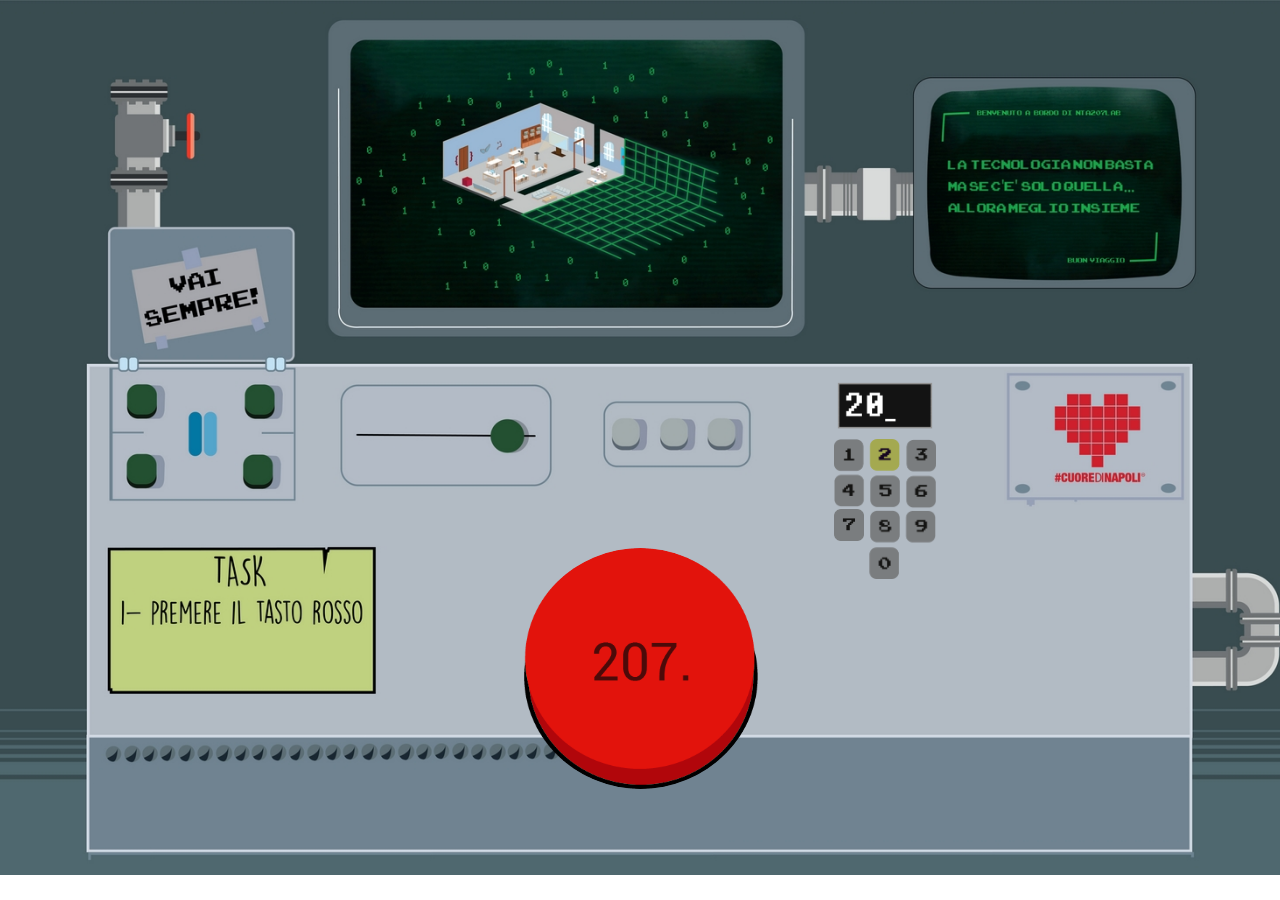
<file: index.html>
<!DOCTYPE html>
<html style="font-size: 16px;">
  <head>
    <meta name="viewport" content="width=device-width, initial-scale=1.0">
    <meta charset="utf-8">
    <meta name="keywords" content="">
    <meta name="description" content="">
    <meta name="page_type" content="np-template-header-footer-from-plugin">
    <title>Pagina 1</title>
    <link rel="stylesheet" href="nicepage.css" media="screen">
<link rel="stylesheet" href="Pagina-1.css" media="screen">
    <script class="u-script" type="text/javascript" src="jquery.js" defer=""></script>
    <script class="u-script" type="text/javascript" src="nicepage.js" defer=""></script>
    <meta name="generator" content="Nicepage 2.26.5, nicepage.com">
    <link id="u-theme-google-font" rel="stylesheet" href="https://fonts.googleapis.com/css?family=Roboto:100,100i,300,300i,400,400i,500,500i,700,700i,900,900i|Open+Sans:300,300i,400,400i,600,600i,700,700i,800,800i">
    
    
    <script type="application/ld+json">{
		"@context": "http://schema.org",
		"@type": "Organization",
		"name": "Accoglienza",
		"url": "index.html"
}</script>
    <meta property="og:title" content="Pagina 1">
    <meta property="og:type" content="website">
    <meta name="theme-color" content="#478ac9">
    <link rel="canonical" href="index.html">
    <meta property="og:url" content="index.html">
  </head>
  <body data-home-page="Pagina-1.html" data-home-page-title="Pagina 1" class="u-body">
    <section class="u-align-left u-clearfix u-image u-section-1" id="sec-84a6">
      <div class="u-clearfix u-sheet u-sheet-1">
        <img src="images/ezgif.com-gif-maker3.gif" alt="" class="u-image u-image-default u-image-1" data-image-width="120" data-image-height="60">
        <img src="images/ezgif.com-gif-maker2.gif" alt="" class="u-image u-image-default u-image-2">
        <img src="images/7n7.png" alt="" class="u-image u-image-default u-image-3" data-image-width="399" data-image-height="429" data-href="Pagina-2.html">
        <div alt="" class="u-image u-image-circle u-image-contain u-image-4" data-href="https://view.genial.ly/5f7b2b476183a40d34a54950/interactive-image-patto-formativo-interattivo" data-target="_blank" data-animation-name="bounceIn" data-animation-duration="1000" data-animation-delay="0" data-animation-direction=""></div>
      </div>
    </section>
    
    
    
  </body>
</html>
</file>
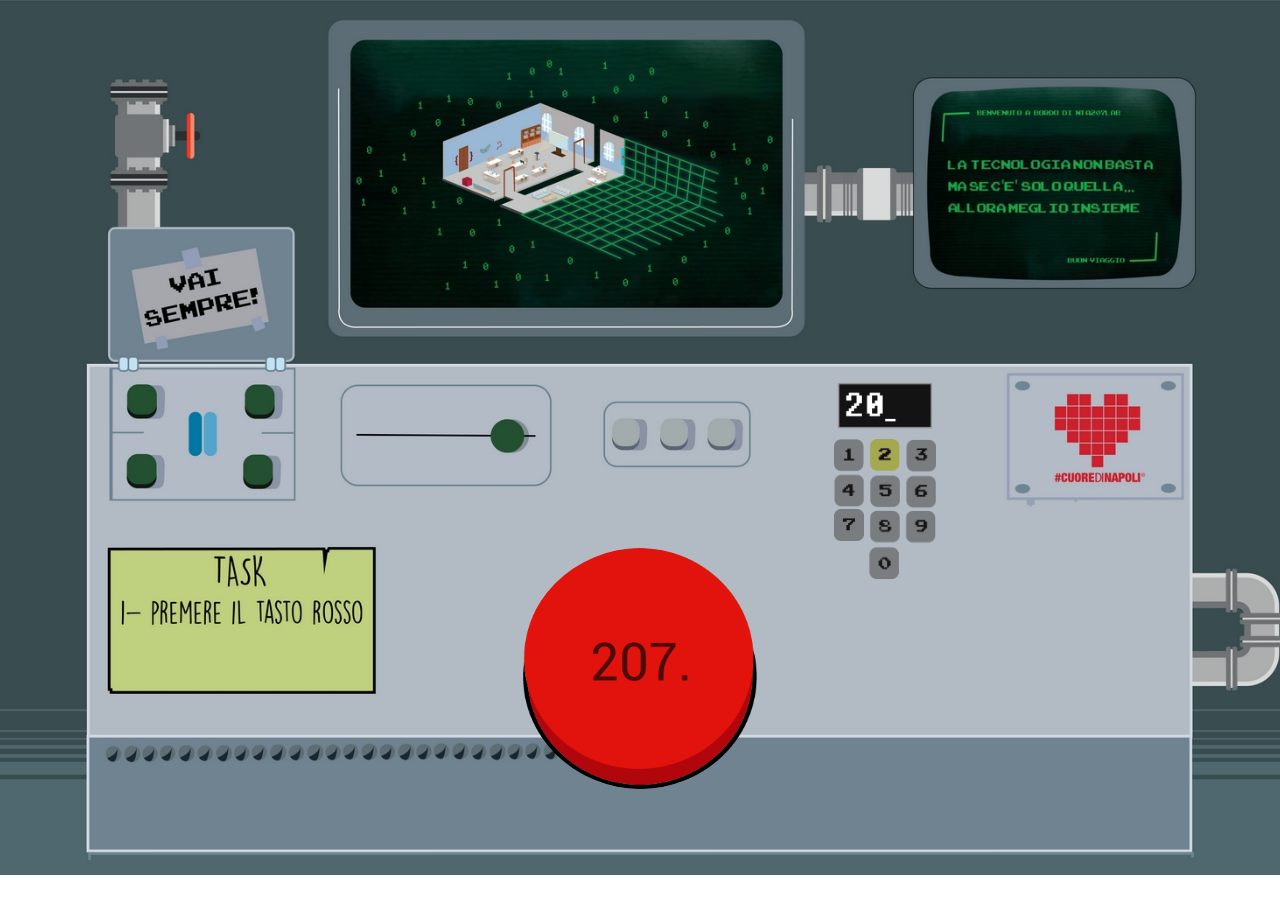
<file: Il-Pulsantòn.html>
<!DOCTYPE html>
<html style="font-size: 16px;">
  <head>
    <meta name="viewport" content="width=device-width, initial-scale=1.0">
    <meta charset="utf-8">
    <meta name="keywords" content="">
    <meta name="description" content="">
    <meta name="page_type" content="np-template-header-footer-from-plugin">
    <title>Schiattone</title>
    <link rel="stylesheet" href="nicepage.css" media="screen">
<link rel="stylesheet" href="Il-Pulsantòn.css" media="screen">
    <script class="u-script" type="text/javascript" src="jquery.js" defer=""></script>
    <script class="u-script" type="text/javascript" src="nicepage.js" defer=""></script>
    <meta name="generator" content="Nicepage 2.26.5, nicepage.com">
    <link rel="icon" href="images/favicon.png">
    <link id="u-theme-google-font" rel="stylesheet" href="https://fonts.googleapis.com/css?family=Roboto:100,100i,300,300i,400,400i,500,500i,700,700i,900,900i|Open+Sans:300,300i,400,400i,600,600i,700,700i,800,800i">
    
    
    <script type="application/ld+json">{
		"@context": "http://schema.org",
		"@type": "Organization",
		"name": "Accoglienza",
		"url": "index.html"
}</script>
    <meta property="og:title" content="Schiattone">
    <meta property="og:type" content="website">
    <meta name="theme-color" content="#478ac9">
    <link rel="canonical" href="index.html">
    <meta property="og:url" content="index.html">
  </head>
  <body class="u-body">
    <section class="u-align-left u-clearfix u-image u-section-1" id="sec-84a6">
      <div class="u-clearfix u-sheet u-sheet-1">
        <img src="images/ezgif.com-gif-maker3.gif" alt="" class="u-image u-image-default u-image-1" data-image-width="120" data-image-height="60">
        <img src="images/ezgif.com-gif-maker2.gif" alt="" class="u-image u-image-default u-image-2">
        <img src="images/7n7.png" alt="" class="u-image u-image-default u-image-3" data-image-width="399" data-image-height="429" data-href="Pagina-2.html">
        <div alt="" class="u-image u-image-circle u-image-contain u-image-4" data-href="https://view.genial.ly/5f7b2b476183a40d34a54950/interactive-image-patto-formativo-interattivo" data-target="_blank"></div>
      </div>
    </section>
  </body>
</html>
</file>
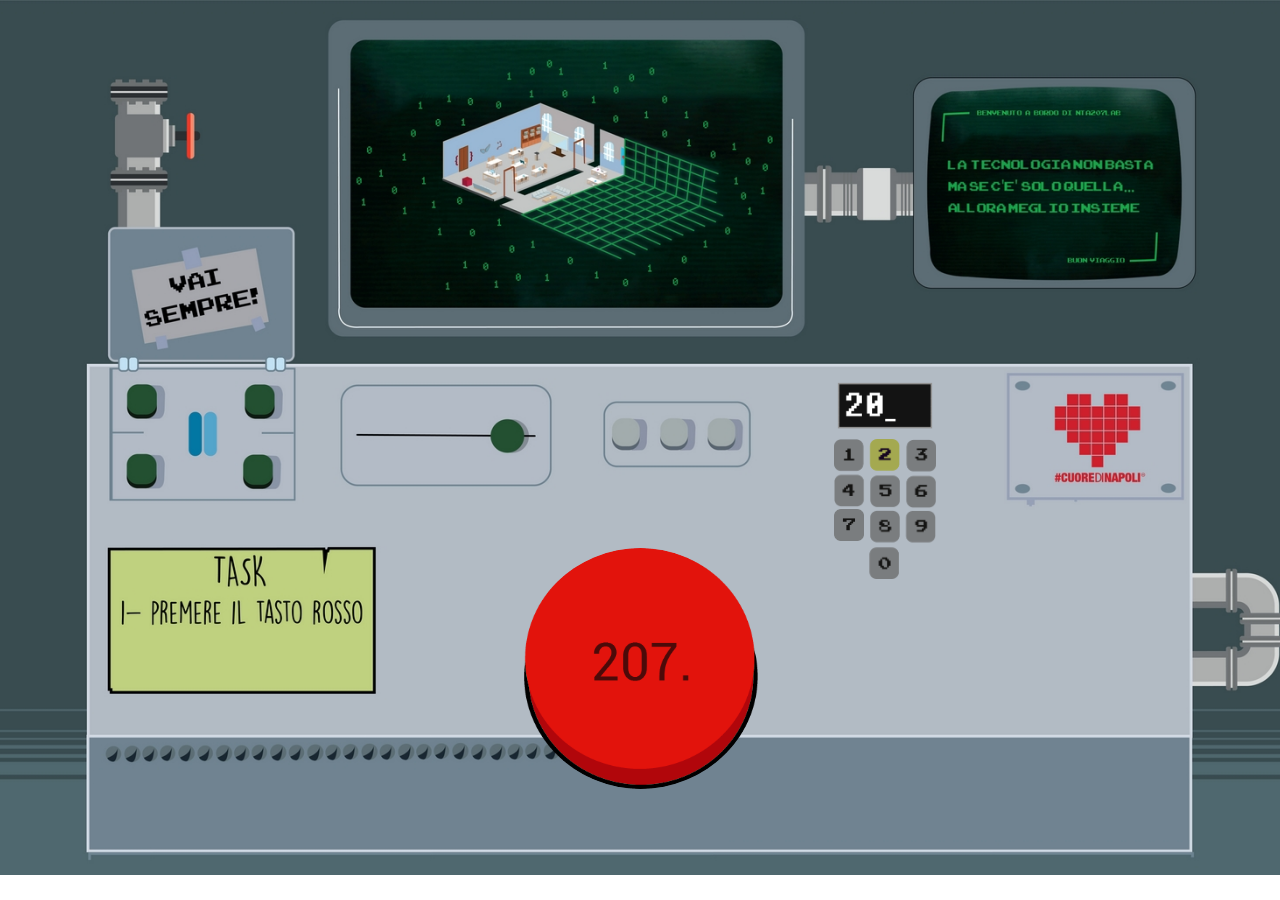
<file: Pagina-1.html>
<!DOCTYPE html>
<html style="font-size: 16px;">
  <head>
    <meta name="viewport" content="width=device-width, initial-scale=1.0">
    <meta charset="utf-8">
    <meta name="keywords" content="">
    <meta name="description" content="">
    <meta name="page_type" content="np-template-header-footer-from-plugin">
    <title>Pagina 1</title>
    <link rel="stylesheet" href="nicepage.css" media="screen">
<link rel="stylesheet" href="Pagina-1.css" media="screen">
    <script class="u-script" type="text/javascript" src="jquery.js" defer=""></script>
    <script class="u-script" type="text/javascript" src="nicepage.js" defer=""></script>
    <meta name="generator" content="Nicepage 2.26.5, nicepage.com">
    <link id="u-theme-google-font" rel="stylesheet" href="https://fonts.googleapis.com/css?family=Roboto:100,100i,300,300i,400,400i,500,500i,700,700i,900,900i|Open+Sans:300,300i,400,400i,600,600i,700,700i,800,800i">
    
    
    <script type="application/ld+json">{
		"@context": "http://schema.org",
		"@type": "Organization",
		"name": "Accoglienza",
		"url": "index.html"
}</script>
    <meta property="og:title" content="Pagina 1">
    <meta property="og:type" content="website">
    <meta name="theme-color" content="#478ac9">
    <link rel="canonical" href="index.html">
    <meta property="og:url" content="index.html">
  </head>
  <body class="u-body">
    <section class="u-align-left u-clearfix u-image u-section-1" id="sec-84a6">
      <div class="u-clearfix u-sheet u-sheet-1">
        <img src="images/ezgif.com-gif-maker3.gif" alt="" class="u-image u-image-default u-image-1" data-image-width="120" data-image-height="60">
        <img src="images/ezgif.com-gif-maker2.gif" alt="" class="u-image u-image-default u-image-2">
        <img src="images/7n7.png" alt="" class="u-image u-image-default u-image-3" data-image-width="399" data-image-height="429" data-href="Pagina-2.html">
        <div alt="" class="u-image u-image-circle u-image-contain u-image-4" data-href="https://view.genial.ly/5f7b2b476183a40d34a54950/interactive-image-patto-formativo-interattivo" data-target="_blank" data-animation-name="bounceIn" data-animation-duration="1000" data-animation-delay="0" data-animation-direction=""></div>
      </div>
    </section>
    
    
    
  </body>
</html>
</file>
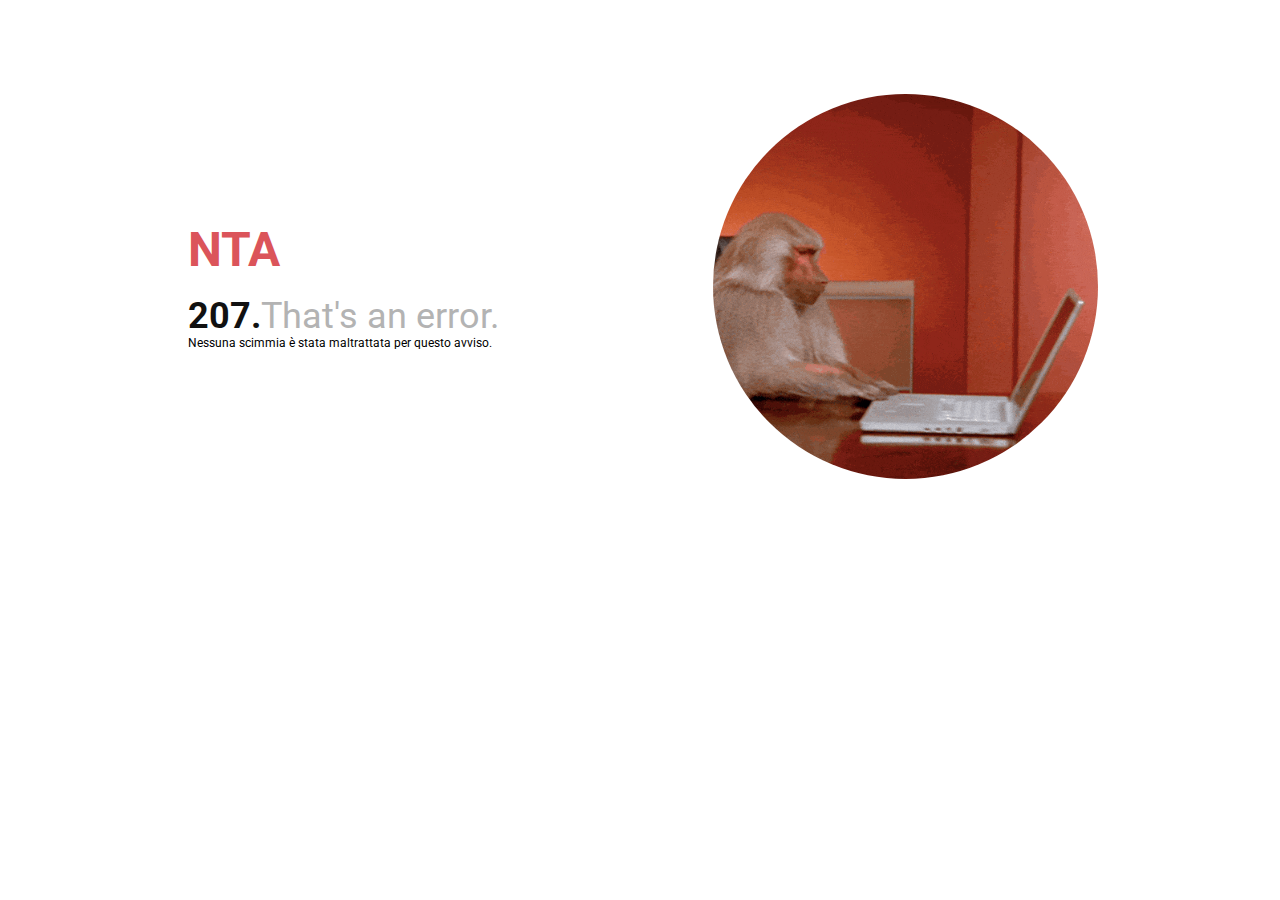
<file: Pagina-2.html>
<!DOCTYPE html>
<html style="font-size: 16px;">
  <head>
    <meta name="viewport" content="width=device-width, initial-scale=1.0">
    <meta charset="utf-8">
    <meta name="keywords" content="">
    <meta name="description" content="">
    <meta name="page_type" content="np-template-header-footer-from-plugin">
    <title>Pagina 2</title>
    <link rel="stylesheet" href="nicepage.css" media="screen">
<link rel="stylesheet" href="Pagina-2.css" media="screen">
    <script class="u-script" type="text/javascript" src="jquery.js" defer=""></script>
    <script class="u-script" type="text/javascript" src="nicepage.js" defer=""></script>
    <meta name="generator" content="Nicepage 2.26.5, nicepage.com">
    <link rel="icon" href="images/favicon.png">
    <link id="u-theme-google-font" rel="stylesheet" href="https://fonts.googleapis.com/css?family=Roboto:100,100i,300,300i,400,400i,500,500i,700,700i,900,900i|Open+Sans:300,300i,400,400i,600,600i,700,700i,800,800i">
    
    
    <script type="application/ld+json">{
		"@context": "http://schema.org",
		"@type": "Organization",
		"name": "Accoglienza",
		"url": "index.html"
}</script>
    <meta property="og:title" content="Pagina 2">
    <meta property="og:type" content="website">
    <meta name="theme-color" content="#478ac9">
    <link rel="canonical" href="index.html">
    <meta property="og:url" content="index.html">
  </head>
  <body class="u-body"><header class="u-clearfix u-header u-header" id="sec-c222"><div class="u-clearfix u-sheet u-sheet-1"></div></header>
    <section class="u-align-left u-clearfix u-section-1" id="sec-f77d">
      <div class="u-clearfix u-sheet u-sheet-1">
        <div alt="" class="u-image u-image-circle u-image-1" data-image-width="1200" data-image-height="675"></div>
        <h1 class="u-text u-text-default u-text-palette-2-base u-text-1">NTA</h1>
        <h2 class="u-text u-text-default u-text-2"><b>207.</b>
          <font class="u-text-grey-30">That's an error.</font>
        </h2>
        <h3 class="u-text u-text-black u-text-3">Nessuna scimmia è stata&nbsp;maltrattata per questo avviso.</h3>
      </div>
    </section>
    
    
    <footer class="u-align-center u-clearfix u-footer" id="sec-ee47"><div class="u-clearfix u-sheet u-sheet-1"></div></footer>
  </body>
</html>
</file>
<file: Pagina-1.css>
.u-section-1 {background-image: url("images/graficapulsante-01.jpg"); background-position: 50% 50%}
.u-section-1 .u-sheet-1 {min-height: 875px}
.u-section-1 .u-image-1 {width: 96px; height: 48px; margin: 382px 277px 0 auto}
.u-section-1 .u-image-2 {width: 102px; height: 140px; filter: brightness(0.7); margin: 9px 274px 0 auto}
.u-section-1 .u-image-3 {width: 30px; height: 32px; filter: brightness(0.7); margin: -70px 346px 0 auto}
.u-section-1 .u-image-4 {width: 241px; height: 241px; animation-duration: 1000ms; background-image: url("images/Tavoladisegno1botton21.png"); background-position: 50% 50%; margin: 7px auto 60px} 

@media (max-width: 1199px){ .u-section-1 .u-sheet-1 {min-height: 721px}
.u-section-1 .u-image-1 {width: 76px; height: 38px; margin-top: 315px; margin-right: 253px}
.u-section-1 .u-image-2 {margin-top: 6px; margin-right: 241px}
.u-section-1 .u-image-3 {margin-right: 313px}
.u-section-1 .u-image-4 {margin-top: -32px; margin-bottom: 51px} }

@media (max-width: 991px){ .u-section-1 .u-sheet-1 {min-height: 520px}
.u-section-1 .u-image-1 {width: 66px; height: 33px; margin-top: 223px; margin-right: 198px}
.u-section-1 .u-image-2 {width: 77px; height: 107px; margin-top: 5px; margin-right: 192px}
.u-section-1 .u-image-3 {width: 24px; height: 24px; margin-top: -52px; margin-right: 246px}
.u-section-1 .u-image-4 {width: 155px; height: 155px; margin-top: -24px; margin-bottom: 49px} }

@media (max-width: 767px){ .u-section-1 .u-sheet-1 {min-height: 406px}
.u-section-1 .u-image-1 {width: 58px; height: 29px; margin-top: 172px; margin-right: 144px}
.u-section-1 .u-image-2 {width: 58px; height: 80px; margin-top: 8px; margin-right: 144px}
.u-section-1 .u-image-3 {width: 18px; height: 18px; margin-top: -39px; margin-right: 184px}
.u-section-1 .u-image-4 {width: 104px; height: 104px; margin-top: -5px; margin-right: 215px; margin-bottom: 39px} }

@media (max-width: 575px){ .u-section-1 .u-sheet-1 {min-height: 612px}
.u-section-1 .u-image-1 {margin-top: 287px; margin-right: 15px}
.u-section-1 .u-image-2 {width: 89px; height: 122px; margin-top: 15px; margin-right: 0}
.u-section-1 .u-image-3 {width: 26px; height: 26px; margin-top: -59px; margin-right: 63px}
.u-section-1 .u-image-4 {width: 142px; height: 142px; margin-top: -11px; margin-right: 95px; margin-bottom: 60px} }
</file>
<file: Il-Pulsantòn.css>
.u-section-1 {background-image: url("images/graficapulsante-01.jpg"); background-position: 50% 50%}
.u-section-1 .u-sheet-1 {min-height: 875px}
.u-section-1 .u-image-1 {width: 96px; height: 48px; margin: 382px 277px 0 auto}
.u-section-1 .u-image-2 {width: 102px; height: 140px; filter: brightness(0.7); margin: 9px 274px 0 auto}
.u-section-1 .u-image-3 {width: 30px; height: 32px; filter: brightness(0.7); margin: -70px 346px 0 auto}
.u-section-1 .u-image-4 {width: 241px; height: 241px; animation-duration: 1000ms; background-image: url("images/Tavoladisegno1botton21.png"); background-position: 50% 50%; margin: 7px auto 60px} 

@media (max-width: 1199px){ .u-section-1 .u-sheet-1 {min-height: 721px}
.u-section-1 .u-image-1 {width: 76px; height: 38px; margin-top: 315px; margin-right: 253px}
.u-section-1 .u-image-2 {margin-top: 6px; margin-right: 241px}
.u-section-1 .u-image-3 {margin-right: 313px}
.u-section-1 .u-image-4 {margin-top: -32px; margin-bottom: 51px} }

@media (max-width: 991px){ .u-section-1 .u-sheet-1 {min-height: 520px}
.u-section-1 .u-image-1 {width: 66px; height: 33px; margin-top: 223px; margin-right: 198px}
.u-section-1 .u-image-2 {width: 77px; height: 107px; margin-top: 5px; margin-right: 192px}
.u-section-1 .u-image-3 {width: 24px; height: 24px; margin-top: -52px; margin-right: 246px}
.u-section-1 .u-image-4 {width: 155px; height: 155px; margin-top: -24px; margin-bottom: 49px} }

@media (max-width: 767px){ .u-section-1 .u-sheet-1 {min-height: 406px}
.u-section-1 .u-image-1 {width: 58px; height: 29px; margin-top: 172px; margin-right: 144px}
.u-section-1 .u-image-2 {width: 58px; height: 80px; margin-top: 8px; margin-right: 144px}
.u-section-1 .u-image-3 {width: 18px; height: 18px; margin-top: -39px; margin-right: 184px}
.u-section-1 .u-image-4 {width: 104px; height: 104px; margin-top: -5px; margin-right: 215px; margin-bottom: 39px} }

@media (max-width: 575px){ .u-section-1 .u-sheet-1 {min-height: 612px}
.u-section-1 .u-image-1 {margin-top: 287px; margin-right: 15px}
.u-section-1 .u-image-2 {width: 89px; height: 122px; margin-top: 15px; margin-right: 0}
.u-section-1 .u-image-3 {width: 26px; height: 26px; margin-top: -59px; margin-right: 63px}
.u-section-1 .u-image-4 {width: 142px; height: 142px; margin-top: -11px; margin-right: 95px; margin-bottom: 60px} }
</file>
<file: Pagina-2.css>
.u-section-1 .u-sheet-1 {min-height: 585px}
.u-section-1 .u-image-1 {width: 385px; height: 385px; background-image: url("images/b5ckwz8apczfbvsxedaz.gif"); background-position: 50% 50%; margin: 58px 112px 0 auto}
.u-section-1 .u-text-1 {font-weight: 700; margin: -255px auto 0 118px}
.u-section-1 .u-text-2 {margin: 20px auto 0 118px}
.u-section-1 .u-text-3 {font-size: 0.75rem; margin: 0 586px 60px 118px} 

@media (max-width: 1199px){ .u-section-1 .u-text-1 {width: 75px}
.u-section-1 .u-text-3 {width: auto; margin-right: 507px} }

@media (max-width: 991px){ .u-section-1 .u-sheet-1 {min-height: 695px}
.u-section-1 .u-image-1 {width: 319px; height: 319px; margin-top: 83px; margin-right: 32px}
.u-section-1 .u-text-1 {width: auto; margin-top: -205px; margin-left: 11px}
.u-section-1 .u-text-2 {width: auto; margin-top: 11px; margin-left: 11px}
.u-section-1 .u-text-3 {margin-right: 326px; margin-left: 11px} }

@media (max-width: 767px){ .u-section-1 .u-image-1 {width: 235px; height: 235px; margin-top: 34px; margin-right: 34px}
.u-section-1 .u-text-1 {margin-top: -79px; margin-left: 8px}
.u-section-1 .u-text-2 {margin-top: 8px; margin-left: 8px}
.u-section-1 .u-text-3 {margin-right: 149px; margin-left: 8px} }

@media (max-width: 575px){ .u-section-1 .u-sheet-1 {min-height: 500px}
.u-section-1 .u-image-1 {animation-duration: 1000ms; margin-top: 20px; margin-right: auto}
.u-section-1 .u-text-1 {margin-top: 20px; margin-left: auto}
.u-section-1 .u-text-2 {margin-top: 0; margin-left: 18px}
.u-section-1 .u-text-3 {margin-right: -13px; margin-left: 13px} }
</file>
